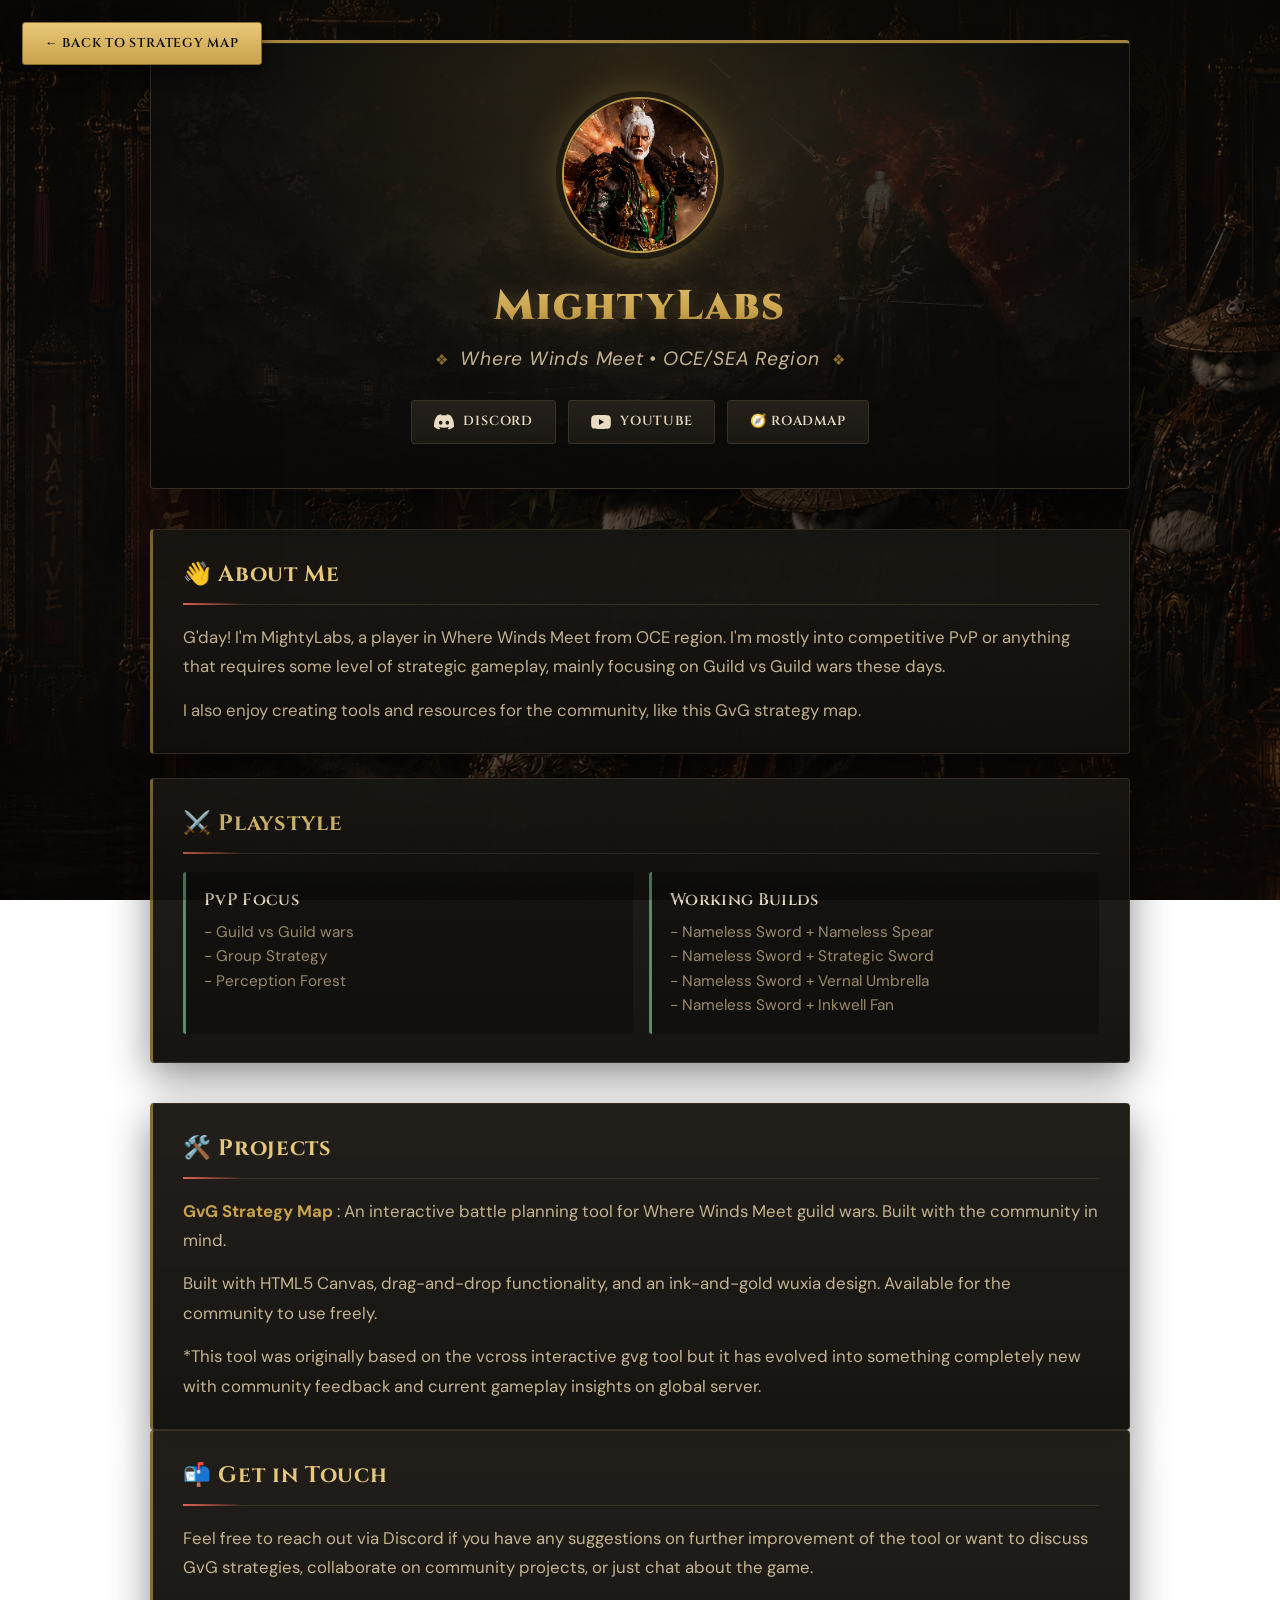
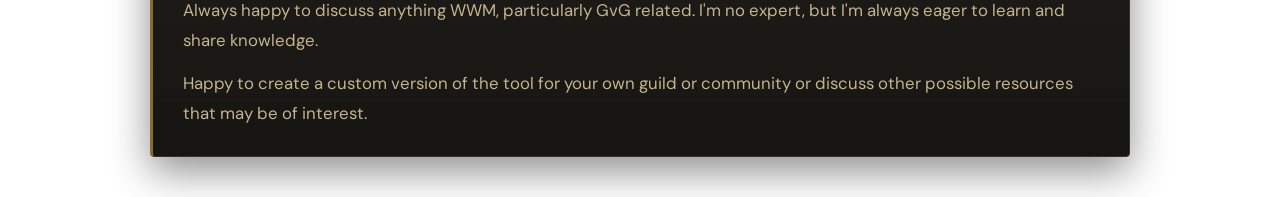
<file: about.html>
<!DOCTYPE html>
<html lang="en">
<head>
    <meta charset="UTF-8">
    <meta name="viewport" content="width=device-width, initial-scale=1.0">
    <link rel="icon" type="image/png" href="images/guild_logo.png">
    <title>About MightyLabs - Where Winds Meet</title>
    <link rel="stylesheet" href="styles.css">
    <style>
        /* About Page — Ink & Cinder wuxia theme */
        .about-page { min-height: 100vh; padding: 40px 20px; }
        .about-container { max-width: 980px; margin: 0 auto; }

        .about-header {
            position: relative;
            text-align: center;
            padding: 54px 40px 44px;
            margin-bottom: 40px;
            background:
                linear-gradient(180deg, rgba(20,18,16,0.78), rgba(11,10,8,0.88)),
                url('images/gm_banner.png') center/cover no-repeat;
            border: 1px solid var(--ink-line);
            border-top: 3px solid var(--gold);
            border-radius: 4px;
            box-shadow: 0 22px 60px rgba(0,0,0,0.6), inset 0 1px 0 rgba(232,200,120,0.10);
            overflow: hidden;
        }
        .about-header::before {
            content: '';
            position: absolute; inset: 0;
            background: radial-gradient(ellipse at 50% 0%, rgba(201,162,75,0.18), transparent 60%);
            z-index: 0;
        }
        .about-header > * { position: relative; z-index: 1; }

        .profile-avatar {
            width: 156px; height: 156px;
            margin: 0 auto 22px;
            border-radius: 50%;
            overflow: hidden;
            border: 2px solid var(--gold);
            box-shadow: 0 0 0 6px rgba(11,10,8,0.6), 0 0 40px rgba(201,162,75,0.45);
        }
        .profile-avatar img { width: 100%; height: 100%; object-fit: cover; }

        .about-name {
            font-family: var(--font-display);
            font-size: 2.6rem;
            font-weight: 900;
            letter-spacing: 0.05em;
            color: transparent;
            background: linear-gradient(180deg, var(--gold-bright), var(--gold) 60%, var(--gold-deep));
            -webkit-background-clip: text; background-clip: text;
            margin-bottom: 8px;
            text-shadow: 0 2px 18px rgba(201,162,75,0.3);
        }
        .about-tagline {
            font-family: var(--font-body);
            font-style: italic;
            font-size: 1.2rem;
            color: var(--silk-dim);
            letter-spacing: 0.04em;
            margin-bottom: 26px;
        }
        .about-tagline::before, .about-tagline::after {
            content: '❖'; color: var(--gold-deep); margin: 0 12px; font-style: normal; font-size: 0.8em;
        }

        .social-links { display: flex; gap: 12px; justify-content: center; flex-wrap: wrap; }
        .social-btn {
            display: inline-flex; align-items: center; gap: 9px;
            padding: 11px 22px;
            font-family: var(--font-display);
            font-size: 0.82rem; font-weight: 600;
            letter-spacing: 0.06em; text-transform: uppercase;
            text-decoration: none;
            color: var(--silk);
            background: linear-gradient(180deg, var(--ink-raised), var(--ink-panel));
            border: 1px solid var(--ink-line);
            border-radius: 3px;
            transition: all .2s;
        }
        .social-btn:hover {
            color: var(--gold-bright); border-color: var(--gold);
            transform: translateY(-2px);
            box-shadow: 0 8px 20px rgba(0,0,0,0.5);
        }
        .social-btn svg { fill: currentColor; }
        .social-btn.youtube:hover { color: var(--vermilion-br); border-color: var(--vermilion); }

        .about-content { display: grid; gap: 24px; margin-bottom: 40px; }
        .about-section {
            background: linear-gradient(180deg, rgba(27,24,20,0.97), rgba(18,16,13,0.98));
            border: 1px solid var(--ink-line);
            border-left: 3px solid var(--gold-deep);
            border-radius: 4px;
            padding: 28px 30px;
            box-shadow: 0 14px 40px rgba(0,0,0,0.45);
        }
        .section-title {
            font-family: var(--font-display);
            font-size: 1.4rem; font-weight: 700;
            letter-spacing: 0.03em;
            color: var(--gold-bright);
            margin-bottom: 18px;
            padding-bottom: 12px;
            border-bottom: 1px solid var(--ink-line);
            position: relative;
        }
        .section-title::after {
            content: ''; position: absolute; left: 0; bottom: -1px;
            width: 60px; height: 2px;
            background: linear-gradient(90deg, var(--vermilion-br), transparent);
        }
        .description-text { color: var(--silk-dim); line-height: 1.75; font-size: 1.05rem; margin-bottom: 14px; }
        .description-text:last-child { margin-bottom: 0; }
        .description-text strong { color: var(--gold); }

        .skills-grid {
            display: grid;
            grid-template-columns: repeat(auto-fit, minmax(240px, 1fr));
            gap: 16px; margin-top: 18px;
        }
        .skill-item {
            background: rgba(11,10,8,0.5);
            border-left: 3px solid var(--jade);
            padding: 16px 18px;
            border-radius: 3px;
            transition: all .2s;
        }
        .skill-item:hover { border-left-color: var(--jade-bright); transform: translateX(3px); }
        .skill-title {
            font-family: var(--font-display);
            font-weight: 600; font-size: 1.05rem;
            color: var(--silk); margin-bottom: 7px;
            letter-spacing: 0.02em;
        }
        .skill-desc { color: var(--silk-faint); font-size: 0.96rem; line-height: 1.6; }

        .back-button {
            position: fixed; top: 22px; left: 22px;
            padding: 12px 22px;
            font-family: var(--font-display);
            font-size: 0.8rem; font-weight: 600;
            letter-spacing: 0.06em; text-transform: uppercase;
            color: var(--ink-void);
            background: linear-gradient(180deg, var(--gold-bright), var(--gold));
            border: 1px solid var(--gold-deep);
            border-radius: 3px;
            cursor: pointer;
            box-shadow: 0 6px 18px rgba(0,0,0,0.5);
            transition: all .25s;
            z-index: 1000;
        }
        .back-button:hover { transform: translateY(-2px); box-shadow: 0 10px 24px rgba(201,162,75,0.4); }

        @media (max-width: 768px) {
            .profile-avatar { width: 124px; height: 124px; }
            .about-name { font-size: 2rem; }
            .skills-grid { grid-template-columns: 1fr; }
            .back-button { top: 12px; left: 12px; padding: 10px 16px; font-size: 0.72rem; }
        }
    </style>

</head>
<body class="about-page">
    <button class="back-button" onclick="window.location.href='index.html'">← Back to Strategy Map</button>

    <div class="about-container">
        <!-- Header -->
        <div class="about-header">
            <div class="profile-avatar">
                <img src="images/GM_DP.png" alt="MightyLabs">
            </div>
            <h1 class="about-name">MightyLabs</h1>
            <p class="about-tagline">Where Winds Meet • OCE/SEA Region</p>
            <div class="social-links">
                <a href="https://discordapp.com/users/91448874530504704" target="_blank" class="social-btn">
                    <svg width="20" height="20" viewBox="0 0 71 55" fill="none">
                        <g clip-path="url(#clip0)">
                            <path d="M60.1045 4.8978C55.5792 2.8214 50.7265 1.2916 45.6527 0.41542C45.5603 0.39851 45.468 0.440769 45.4204 0.525289C44.7963 1.6353 44.105 3.0834 43.6209 4.2216C38.1637 3.4046 32.7345 3.4046 27.3892 4.2216C26.905 3.0581 26.1886 1.6353 25.5617 0.525289C25.5141 0.443589 25.4218 0.40133 25.3294 0.41542C20.2584 1.2888 15.4057 2.8186 10.8776 4.8978C10.8384 4.9147 10.8048 4.9429 10.7825 4.9795C1.57795 18.7309 -0.943561 32.1443 0.293408 45.3914C0.299005 45.4562 0.335386 45.5182 0.385761 45.5576C6.45866 50.0174 12.3413 52.7249 18.1147 54.5195C18.2071 54.5477 18.305 54.5139 18.3638 54.4378C19.7295 52.5728 20.9469 50.6063 21.9907 48.5383C22.0523 48.4172 21.9935 48.2735 21.8676 48.2256C19.9366 47.4931 18.0979 46.6 16.3292 45.5858C16.1893 45.5041 16.1781 45.304 16.3068 45.2082C16.679 44.9293 17.0513 44.6391 17.4067 44.3461C17.471 44.2926 17.5606 44.2813 17.6362 44.3151C29.2558 49.6202 41.8354 49.6202 53.3179 44.3151C53.3935 44.2785 53.4831 44.2898 53.5502 44.3433C53.9057 44.6363 54.2779 44.9293 54.6529 45.2082C54.7816 45.304 54.7732 45.5041 54.6333 45.5858C52.8646 46.6197 51.0259 47.4931 49.0921 48.2228C48.9662 48.2707 48.9102 48.4172 48.9718 48.5383C50.038 50.6034 51.2554 52.5699 52.5959 54.435C52.6519 54.5139 52.7526 54.5477 52.845 54.5195C58.6464 52.7249 64.529 50.0174 70.6019 45.5576C70.6551 45.5182 70.6887 45.459 70.6943 45.3942C72.1747 30.0791 68.2147 16.7757 60.1968 4.9823C60.1772 4.9429 60.1437 4.9147 60.1045 4.8978ZM23.7259 37.3253C20.2276 37.3253 17.3451 34.1136 17.3451 30.1693C17.3451 26.225 20.1717 23.0133 23.7259 23.0133C27.308 23.0133 30.1626 26.2532 30.1066 30.1693C30.1066 34.1136 27.28 37.3253 23.7259 37.3253ZM47.3178 37.3253C43.8196 37.3253 40.9371 34.1136 40.9371 30.1693C40.9371 26.225 43.7636 23.0133 47.3178 23.0133C50.9 23.0133 53.7545 26.2532 53.6986 30.1693C53.6986 34.1136 50.9 37.3253 47.3178 37.3253Z" fill="currentColor"/>
                        </g>
                    </svg>
                    Discord
                </a>
                <a href="https://www.youtube.com/@mightylabs" target="_blank" class="social-btn youtube">
                    <svg width="20" height="14" viewBox="0 0 24 17" fill="none">
                        <path d="M23.498 2.665c-.276-1.039-1.089-1.858-2.122-2.136C19.505 0 12 0 12 0S4.495 0 2.624.529C1.591.807.778 1.626.502 2.665 0 4.548 0 8.5 0 8.5s0 3.952.502 5.835c.276 1.039 1.089 1.858 2.122 2.136C4.495 17 12 17 12 17s7.505 0 9.376-.529c1.033-.278 1.846-1.097 2.122-2.136C24 12.452 24 8.5 24 8.5s0-3.952-.502-5.835zM9.545 12.133V4.867L15.818 8.5l-6.273 3.633z" fill="currentColor"/>
                    </svg>
                    YouTube
                </a>
                <a href="roadmap.html" class="social-btn">
                    🧭 Roadmap
                </a>
            </div>
        </div>

        <div class="about-content">
            <!-- About Me -->
            <div class="about-section">
                <h2 class="section-title">👋 About Me</h2>
                <p class="description-text">G'day! I'm MightyLabs, a player in Where Winds Meet from OCE region. I'm mostly into competitive PvP or anything that requires some level of strategic gameplay, mainly focusing on Guild vs Guild wars these days.</p>
                <p class="description-text">I also enjoy creating tools and resources for the community, like this GvG strategy map.</p>
            </div>

            <!-- Playstyle -->
            <div class="about-section">
                <h2 class="section-title">⚔️ Playstyle</h2>
                <div class="skills-grid">
                    <div class="skill-item">
                        <div class="skill-title">PvP Focus</div>
                        <div class="skill-desc"> - Guild vs Guild wars</div>
                        <div class="skill-desc"> - Group Strategy </div>
                        <div class="skill-desc"> - Perception Forest </div>
                    </div>
                   <div class="skill-item">
                        <div class="skill-title">Working Builds</div>
                        <div class="skill-desc"> - Nameless Sword + Nameless Spear</div>
                        <div class="skill-desc"> - Nameless Sword + Strategic Sword</div>
                        <div class="skill-desc"> - Nameless Sword + Vernal Umbrella</div>
                        <div class="skill-desc"> - Nameless Sword + Inkwell Fan</div>
                    </div>
                    
                    </div>
                </div>
            </div>

            <!-- Projects -->
            <div class="about-section">
                <h2 class="section-title">🛠️ Projects</h2>
                <p class="description-text"><strong>GvG Strategy Map</strong> : An interactive battle planning tool for Where Winds Meet guild wars. Built with the community in mind.</p>
                <p class="description-text">Built with HTML5 Canvas, drag-and-drop functionality, and an ink-and-gold wuxia design. Available for the community to use freely.</p>
                <p class="description-text">*This tool was originally based on the vcross interactive gvg tool but it has evolved into something completely new with community feedback and current gameplay insights on global server.</p>
            </div>

            <!-- Get in Touch -->
            <div class="about-section">
                <h2 class="section-title">📬 Get in Touch</h2>
                <p class="description-text">Feel free to reach out via Discord if you have any suggestions on further improvement of the tool or want to discuss GvG strategies, collaborate on community projects, or just chat about the game.</p>
                <p class="description-text">Always happy to discuss anything WWM, particularly GvG related. I'm no expert, but I'm always eager to learn and share knowledge.</p>
                <p class="description-text">Happy to create a custom version of the tool for your own guild or community or discuss other possible resources that may be of interest.</p>
            </div>
        </div>
    </div>
</body>
</html>
</file>
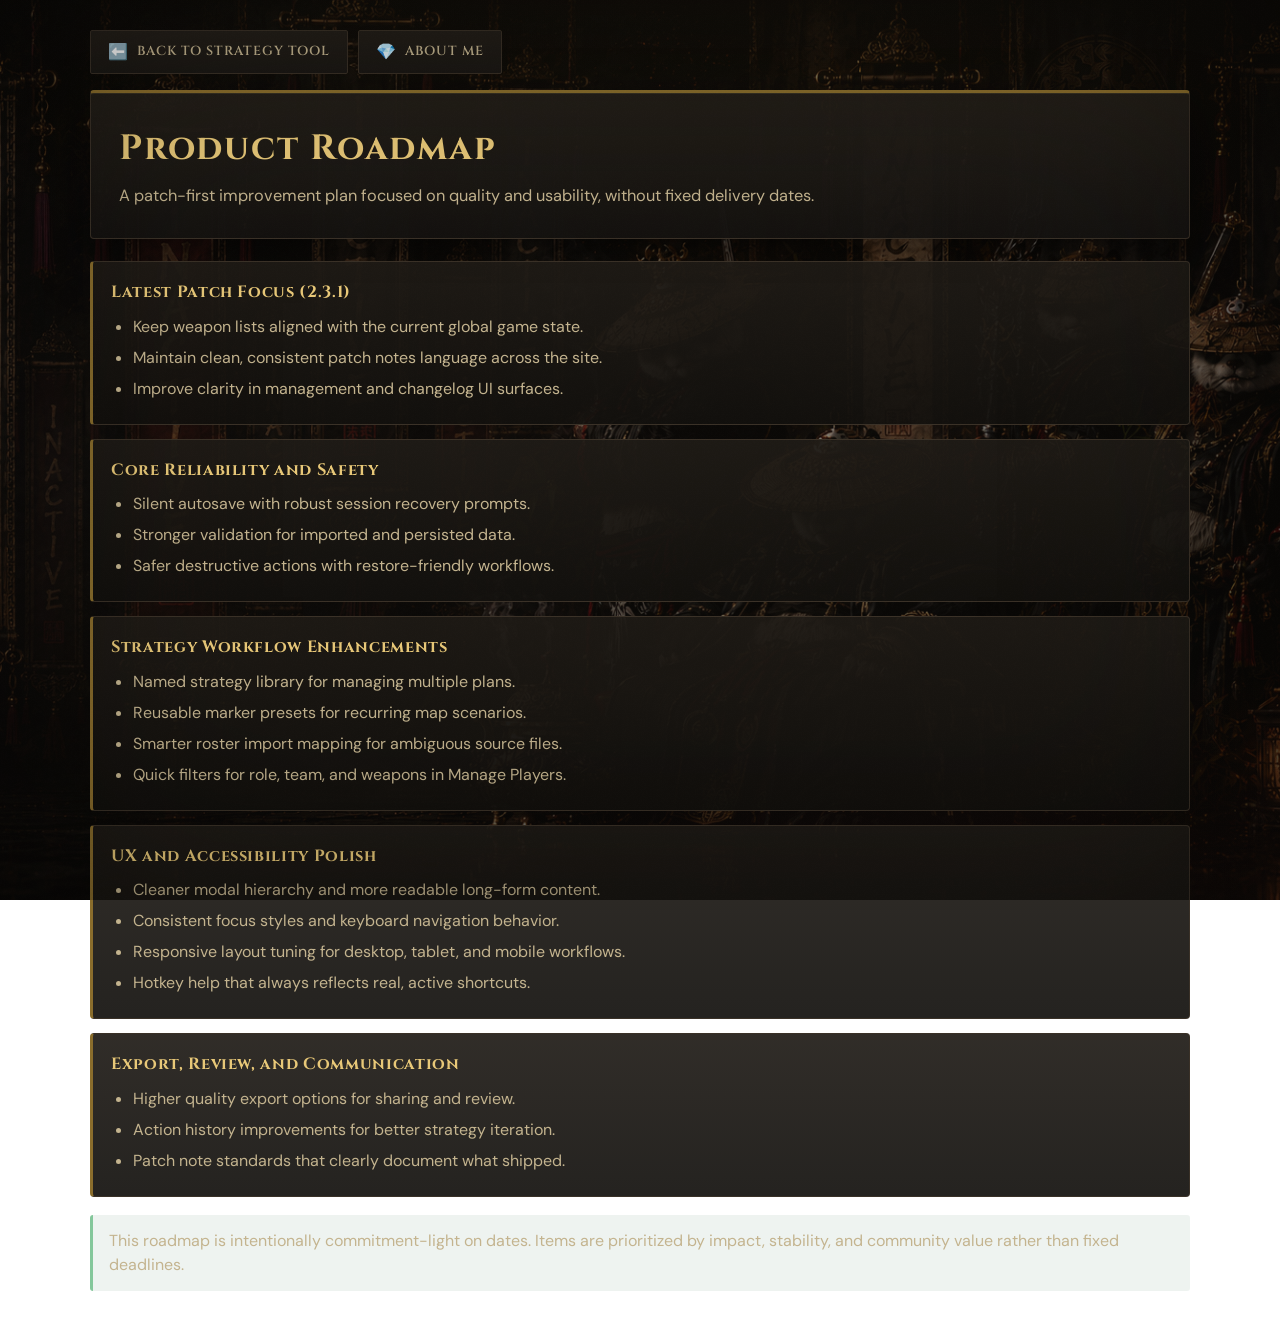
<file: roadmap.html>
<!DOCTYPE html>
<html lang="en">
<head>
    <meta charset="UTF-8">
    <meta name="viewport" content="width=device-width, initial-scale=1.0">
    <meta name="author" content="MightyLabs">
    <meta name="description" content="Product roadmap for the GvG Strategy Tool.">
    <link rel="icon" type="image/png" href="images/guild_logo.png">
    <title>Product Roadmap - GvG Strategy Tool</title>
    <link rel="stylesheet" href="styles.css">
    <style>
        .roadmap-page {
            min-height: 100vh;
            padding: 30px 20px 50px;
        }

        .roadmap-container {
            max-width: 1100px;
            margin: 0 auto;
        }

        .roadmap-header {
            padding: 30px 28px;
            margin-bottom: 22px;
            background: linear-gradient(180deg, rgba(36,31,25,0.95), rgba(20,18,16,0.96));
            border: 1px solid var(--ink-line);
            border-top: 3px solid var(--gold-deep);
            border-radius: 4px;
            box-shadow: 0 18px 50px rgba(0,0,0,0.55), inset 0 1px 0 rgba(232,200,120,0.10);
        }

        .roadmap-header h1 {
            font-family: var(--font-display);
            font-size: clamp(1.4rem, 3vw, 2.2rem);
            letter-spacing: 0.05em;
            color: var(--gold-bright);
            margin-bottom: 8px;
        }

        .roadmap-header p {
            font-size: 1.02rem;
            color: var(--silk-dim);
            margin: 0;
        }

        .roadmap-grid {
            display: grid;
            gap: 14px;
        }

        .roadmap-card {
            background: linear-gradient(180deg, rgba(31,27,22,0.92), rgba(18,16,13,0.92));
            border: 1px solid var(--ink-line);
            border-left: 3px solid var(--gold-deep);
            border-radius: 4px;
            padding: 18px 18px 16px;
        }

        .roadmap-card h2 {
            font-family: var(--font-display);
            font-size: 1.02rem;
            letter-spacing: 0.04em;
            color: var(--gold-bright);
            margin: 0 0 10px;
        }

        .roadmap-card p {
            margin: 0 0 10px;
            color: var(--silk);
        }

        .roadmap-card ul {
            margin: 0;
            padding-left: 22px;
            color: var(--silk-dim);
        }

        .roadmap-card li {
            margin-bottom: 7px;
        }

        .roadmap-nav {
            display: flex;
            gap: 10px;
            margin-bottom: 16px;
            flex-wrap: wrap;
        }

        .roadmap-note {
            margin-top: 18px;
            padding: 14px 16px;
            border-left: 3px solid var(--jade-bright);
            border-radius: 3px;
            background: rgba(92,138,107,0.10);
            color: var(--silk-dim);
        }
    </style>
</head>
<body>
    <div class="roadmap-page">
        <div class="roadmap-container">
            <div class="roadmap-nav">
                <a class="nav-btn" href="index.html">
                    <span class="nav-icon">⬅️</span>
                    <span class="nav-text">Back to Strategy Tool</span>
                </a>
                <a class="nav-btn" href="about.html">
                    <span class="nav-icon">💎</span>
                    <span class="nav-text">About Me</span>
                </a>
            </div>

            <section class="roadmap-header">
                <h1>Product Roadmap</h1>
                <p>A patch-first improvement plan focused on quality and usability, without fixed delivery dates.</p>
            </section>

            <section class="roadmap-grid">
                <article class="roadmap-card">
                    <h2>Latest Patch Focus (2.3.1)</h2>
                    <ul>
                        <li>Keep weapon lists aligned with the current global game state.</li>
                        <li>Maintain clean, consistent patch notes language across the site.</li>
                        <li>Improve clarity in management and changelog UI surfaces.</li>
                    </ul>
                </article>

                <article class="roadmap-card">
                    <h2>Core Reliability and Safety</h2>
                    <ul>
                        <li>Silent autosave with robust session recovery prompts.</li>
                        <li>Stronger validation for imported and persisted data.</li>
                        <li>Safer destructive actions with restore-friendly workflows.</li>
                    </ul>
                </article>

                <article class="roadmap-card">
                    <h2>Strategy Workflow Enhancements</h2>
                    <ul>
                        <li>Named strategy library for managing multiple plans.</li>
                        <li>Reusable marker presets for recurring map scenarios.</li>
                        <li>Smarter roster import mapping for ambiguous source files.</li>
                        <li>Quick filters for role, team, and weapons in Manage Players.</li>
                    </ul>
                </article>

                <article class="roadmap-card">
                    <h2>UX and Accessibility Polish</h2>
                    <ul>
                        <li>Cleaner modal hierarchy and more readable long-form content.</li>
                        <li>Consistent focus styles and keyboard navigation behavior.</li>
                        <li>Responsive layout tuning for desktop, tablet, and mobile workflows.</li>
                        <li>Hotkey help that always reflects real, active shortcuts.</li>
                    </ul>
                </article>

                <article class="roadmap-card">
                    <h2>Export, Review, and Communication</h2>
                    <ul>
                        <li>Higher quality export options for sharing and review.</li>
                        <li>Action history improvements for better strategy iteration.</li>
                        <li>Patch note standards that clearly document what shipped.</li>
                    </ul>
                </article>
            </section>

            <div class="roadmap-note">
                This roadmap is intentionally commitment-light on dates. Items are prioritized by impact, stability, and community value rather than fixed deadlines.
            </div>
        </div>
    </div>
</body>
</html>
</file>
<file: styles.css>
/* =====================================================================
   WHERE WINDS MEET — GvG STRATEGY
   "Ink & Cinder" — Wuxia ink-scroll / imperial dynasty theme
   Complete visual rebuild. All structural hooks preserved for app.js.
   ===================================================================== */

@import url('https://fonts.googleapis.com/css2?family=Cinzel:wght@400;500;600;700;900&family=Cormorant+Garamond:ital,wght@0,400;0,500;0,600;0,700;1,400;1,500&family=DM+Sans:wght@400;500;600;700&family=Ma+Shan+Zheng&display=swap');

:root {
    /* Ink & paper base */
    --ink-void:      #0b0a08;
    --ink-deep:      #141210;
    --ink-panel:     #1b1814;
    --ink-raised:    #241f19;
    --ink-line:      #3a3127;

    /* Parchment / silk */
    --silk:          #e9dcc3;
    --silk-dim:      #c4b48f;
    --silk-faint:    #9a8a6a;

    /* Imperial accents */
    --gold:          #c9a24b;
    --gold-bright:   #e8c878;
    --gold-deep:     #8a6d2c;
    --jade:          #5c8a6b;
    --jade-bright:   #84c79b;
    --vermilion:     #b6402e;
    --vermilion-br:  #e0654f;
    --cinnabar:      #d24b3a;

    /* Role colors (kept legible, reskinned to theme) */
    --role-tank:     #d98a3d;
    --role-dps:      #0078d4;
    --role-enemy:    #cf4b3a;
    --role-healer:   #6fb585;

    /* Functional */
    --danger:        #c0392b;
    --success:       #5c8a6b;

    --paper-grain: url("data:image/svg+xml,%3Csvg xmlns='http://www.w3.org/2000/svg' width='160' height='160'%3E%3Cfilter id='n'%3E%3CfeTurbulence type='fractalNoise' baseFrequency='0.9' numOctaves='2' stitchTiles='stitch'/%3E%3CfeColorMatrix type='saturate' values='0'/%3E%3C/filter%3E%3Crect width='100%25' height='100%25' filter='url(%23n)' opacity='0.04'/%3E%3C/svg%3E");

    --font-display: 'Cinzel', 'Ma Shan Zheng', serif;
    --font-brush:   'Ma Shan Zheng', 'Cinzel', serif;
    --font-body:    'DM Sans', 'Segoe UI', sans-serif;

    --edge: 2px;
}

* { margin: 0; padding: 0; box-sizing: border-box; }

html { scroll-behavior: smooth; }

body {
    font-family: var(--font-body);
    font-size: 16px;
    color: var(--silk);
    min-height: 100vh;
    background:
        radial-gradient(ellipse 120% 80% at 50% -10%, rgba(201,162,75,0.06), transparent 60%),
        radial-gradient(ellipse 90% 70% at 80% 110%, rgba(182,64,46,0.06), transparent 55%),
        linear-gradient(160deg, rgba(13,11,9,0.60) 0%, rgba(21,17,13,0.50) 45%, rgba(11,10,8,0.70) 100%),
        url('images/wallpaper.png') no-repeat center center fixed;
    background-size: cover, cover, cover, cover;
    background-attachment: fixed;
    position: relative;
    line-height: 1.5;
    -webkit-font-smoothing: antialiased;
}

/* Paper grain + faint seal-vignette over everything */
body::before {
    content: '';
    position: fixed;
    inset: 0;
    background-image: var(--paper-grain);
    background-size: 160px 160px;
    pointer-events: none;
    z-index: 9998;
    mix-blend-mode: overlay;
    opacity: 0.25;
}
body::after {
    content: '';
    position: fixed;
    inset: 0;
    pointer-events: none;
    z-index: 1;
    box-shadow: inset 0 0 220px 40px rgba(0,0,0,0.35);
}

::selection { background: rgba(201,162,75,0.35); color: #fff; }

/* Scrollbars */
::-webkit-scrollbar { width: 11px; height: 11px; }
::-webkit-scrollbar-track { background: var(--ink-deep); }
::-webkit-scrollbar-thumb {
    background: linear-gradient(var(--gold-deep), var(--ink-line));
    border-radius: 2px;
    border: 2px solid var(--ink-deep);
}
::-webkit-scrollbar-thumb:hover { background: var(--gold); }

/* =====================================================================
   LAYOUT SHELL
   ===================================================================== */
.container {
    position: relative;
    z-index: 2;
    max-width: 1880px;
    margin: 0 auto;
    padding: 22px 26px 40px;
}

/* ----- HEADER : horizontal hanging-scroll banner ----- */
header {
    position: relative;
    text-align: center;
    padding: 18px 26px 16px;
    margin-bottom: 18px;
    background:
        linear-gradient(180deg, rgba(36,31,25,0.91), rgba(20,18,16,0.93));
    border: 1px solid var(--ink-line);
    border-top: 3px solid var(--gold-deep);
    border-radius: 4px;
    box-shadow:
        0 18px 50px rgba(0,0,0,0.55),
        inset 0 1px 0 rgba(232,200,120,0.10);
    backdrop-filter: blur(5px);
}
/* corner seal flourishes */
header::before,
header::after {
    content: '';
    position: absolute;
    width: 26px; height: 26px;
    border: 2px solid var(--gold);
    opacity: 0.55;
}
header::before { top: 10px; left: 10px; border-right: none; border-bottom: none; }
header::after  { bottom: 10px; right: 10px; border-left: none; border-top: none; }

header h1 {
    font-family: var(--font-display);
    font-weight: 900;
    font-size: clamp(1.5rem, 3.2vw, 2.5rem);
    letter-spacing: 0.06em;
    color: transparent;
    background: linear-gradient(180deg, var(--gold-bright) 0%, var(--gold) 55%, var(--gold-deep) 100%);
    -webkit-background-clip: text;
    background-clip: text;
    text-shadow: 0 2px 14px rgba(201,162,75,0.25);
}

header img[alt="WWM Logo"] {
    filter: drop-shadow(0 4px 16px rgba(201,162,75,0.55)) !important;
}

.subtitle {
    font-family: var(--font-body);
    font-style: italic;
    font-size: 1.08rem;
    color: var(--silk-dim);
    letter-spacing: 0.04em;
    margin-top: 4px;
}
.subtitle::before, .subtitle::after {
    content: '❖';
    color: var(--gold-deep);
    margin: 0 12px;
    font-style: normal;
    font-size: 0.8em;
    vertical-align: middle;
}

.mightylabs-link {
    color: var(--vermilion-br);
    text-decoration: none;
    font-weight: 600;
    font-style: normal;
    letter-spacing: 0.08em;
    border-bottom: 1px dotted rgba(224,101,79,0.5);
    transition: color .2s, border-color .2s;
}
.mightylabs-link:hover { color: var(--gold-bright); border-color: var(--gold); }

/* ----- NAVIGATION : engraved tablet buttons ----- */
.header-nav {
    display: flex;
    flex-wrap: wrap;
    justify-content: center;
    gap: 10px;
    margin-top: 20px;
}

.nav-btn {
    position: relative;
    display: inline-flex;
    align-items: center;
    gap: 8px;
    padding: 9px 17px;
    font-family: var(--font-display);
    font-size: 0.82rem;
    font-weight: 600;
    letter-spacing: 0.07em;
    text-transform: uppercase;
    color: var(--silk-dim);
    background: linear-gradient(180deg, var(--ink-raised), var(--ink-panel));
    border: 1px solid var(--ink-line);
    border-radius: 2px;
    cursor: pointer;
    text-decoration: none;
    transition: all .22s ease;
}
.nav-btn::after {
    content: '';
    position: absolute;
    left: 8px; right: 8px; bottom: 4px;
    height: 1px;
    background: linear-gradient(90deg, transparent, var(--gold-deep), transparent);
    opacity: 0;
    transition: opacity .22s;
}
.nav-btn:hover {
    color: var(--gold-bright);
    border-color: var(--gold);
    background: linear-gradient(180deg, #2c2820, #211d18);
    transform: translateY(-2px);
    box-shadow: 0 8px 18px rgba(0,0,0,0.5), 0 0 0 1px rgba(201,162,75,0.15);
}
.nav-btn:hover::after { opacity: 1; }
.nav-icon { font-size: 1rem; filter: saturate(0.85); }
.nav-text { white-space: nowrap; }

.nav-import-wrapper { position: relative; }

.import-dropdown {
    position: absolute;
    top: calc(100% + 8px);
    left: 50%;
    transform: translateX(-50%) translateY(-6px);
    min-width: 290px;
    background: linear-gradient(180deg, var(--ink-raised), var(--ink-panel));
    border: 1px solid var(--gold-deep);
    border-radius: 4px;
    padding: 8px;
    box-shadow: 0 22px 50px rgba(0,0,0,0.7);
    opacity: 0;
    visibility: hidden;
    transition: all .22s ease;
    z-index: 500;
}
.import-dropdown.show {
    opacity: 1; visibility: visible;
    transform: translateX(-50%) translateY(0);
}
.import-option-btn {
    display: flex;
    flex-direction: column;
    align-items: flex-start;
    width: 100%;
    gap: 3px;
    padding: 11px 13px;
    background: transparent;
    border: 1px solid transparent;
    border-radius: 3px;
    color: var(--silk);
    font-family: var(--font-body);
    font-size: 1rem;
    text-align: left;
    cursor: pointer;
    transition: all .18s;
}
.import-option-btn:hover {
    background: rgba(201,162,75,0.10);
    border-color: var(--ink-line);
}
.import-option-btn small {
    color: var(--silk-faint);
    font-size: 0.82rem;
    font-style: italic;
}

/* =====================================================================
   MAIN CONTENT GRID  (panel reordered: roster on right, map on left)
   ===================================================================== */
.main-content {
    display: grid;
    grid-template-columns: 1fr 380px;
    gap: 22px;
    align-items: stretch;
}

/* Shared panel chrome — aged silk scroll */
.member-panel,
.map-panel {
    background:
        linear-gradient(180deg, rgba(27,24,20,0.92), rgba(18,16,13,0.94));
    border: 1px solid var(--ink-line);
    border-radius: 4px;
    box-shadow: 0 16px 44px rgba(0,0,0,0.5), inset 0 1px 0 rgba(232,200,120,0.06);
    position: relative;
}
.member-panel { backdrop-filter: blur(5px); }
.member-panel {
    order: 2;
    display: flex;
    flex-direction: column;
    align-self: stretch;
    height: 0;
    min-height: 100%;
    overflow: hidden;
}
.map-panel    { order: 1; padding: 18px 20px 16px; display: flex; flex-direction: column; }

.panel-content { padding: 18px 18px 22px; display: flex; flex-direction: column; flex: 1; min-height: 0; }

/* Section headings — brush-stroke underline */
.member-panel h2,
.map-panel h2 {
    font-family: var(--font-display);
    font-weight: 700;
    font-size: 1.18rem;
    letter-spacing: 0.05em;
    color: var(--gold-bright);
    display: flex;
    align-items: center;
    gap: 10px;
    padding-bottom: 12px;
    margin-bottom: 0;
    border-bottom: none;
    position: relative;
}

.map-header-wrapper {
    border-bottom: 0px solid var(--ink-line);
    margin-bottom: 16px;
    position: relative;
}

.map-header-wrapper::after {
    content: '';
    position: absolute;
    left: 0; bottom: -1px;
    width: 70%; height: 2px;
    background: linear-gradient(90deg, var(--vermilion-br), transparent);
}

.member-panel h2::after,
.map-panel h2::after {
    content: '';
    position: absolute;
    left: 0; bottom: -1px;
    width: 64px; height: 2px;
    background: linear-gradient(90deg, var(--vermilion-br), transparent);
}

.map-panel h2::after {
    display: none;
}

.map-panel h2 .map-credit {
    margin-left: auto;
    display: flex;
    align-items: center;
    font-family: var(--font-display);
    font-size: 1.18rem;
    font-weight: 700;
    color: var(--silk-dim);
    gap: 6px;
}
.map-panel h2 .map-credit a {
    color: var(--vermilion-br);
    text-decoration: none;
}

#playerCount, #placedCount {
    font-family: var(--font-body);
    font-size: 0.95rem;
    font-weight: 500;
    font-style: italic;
    color: var(--silk-faint);
    letter-spacing: 0.02em;
}

/* Hide the removed Battle Map placed count */
#placedCount {
    display: none;
}

.manage-players-btn {
    margin-left: auto;
    width: 34px; height: 34px;
    display: grid; place-items: center;
    background: linear-gradient(180deg, var(--ink-raised), var(--ink-panel));
    border: 1px solid var(--ink-line);
    border-radius: 3px;
    color: var(--gold);
    font-size: 1rem;
    cursor: pointer;
    transition: all .2s;
}
.manage-players-btn:hover {
    border-color: var(--gold);
    transform: rotate(35deg);
    box-shadow: 0 0 14px rgba(201,162,75,0.3);
}

/* Search */
.search-box { margin-bottom: 14px; }
.search-box input {
    width: 100%;
    padding: 11px 14px;
    font-family: var(--font-body);
    font-size: 1.02rem;
    color: var(--silk);
    background: var(--ink-void);
    border: 1px solid var(--ink-line);
    border-radius: 3px;
    transition: all .2s;
}
.search-box input::placeholder { color: var(--silk-faint); font-style: italic; }
.search-box input:focus {
    outline: none;
    border-color: var(--gold);
    box-shadow: 0 0 0 1px rgba(201,162,75,0.3), inset 0 0 12px rgba(0,0,0,0.4);
}

/* View toggle */
.view-toggle {
    display: flex;
    gap: 6px;
    margin-bottom: 12px;
    background: var(--ink-void);
    padding: 4px;
    border-radius: 3px;
    border: 1px solid var(--ink-line);
}
.view-toggle-btn {
    flex: 1;
    padding: 9px 8px;
    font-family: var(--font-display);
    font-size: 0.72rem;
    font-weight: 600;
    letter-spacing: 0.04em;
    text-transform: uppercase;
    color: var(--silk-faint);
    background: transparent;
    border: none;
    border-radius: 2px;
    cursor: pointer;
    transition: all .2s;
}
.view-toggle-btn.active {
    color: var(--ink-void);
    background: linear-gradient(180deg, var(--gold-bright), var(--gold));
    box-shadow: 0 2px 8px rgba(201,162,75,0.3);
}
.view-toggle-btn:not(.active):hover { color: var(--silk); }

/* Role filters */
.role-filters {
    display: flex;
    flex-wrap: wrap;
    gap: 6px;
    margin-bottom: 16px;
}
.role-filter-btn {
    flex: 1 1 auto;
    padding: 7px 12px;
    font-family: var(--font-display);
    font-size: 0.72rem;
    font-weight: 600;
    letter-spacing: 0.05em;
    text-transform: uppercase;
    color: var(--silk-dim);
    background: linear-gradient(180deg, var(--ink-raised), var(--ink-panel));
    border: 1px solid var(--ink-line);
    border-radius: 2px;
    cursor: pointer;
    transition: all .2s;
}
.role-filter-btn:hover { border-color: var(--gold-deep); color: var(--silk); }
.role-filter-btn.active {
    color: var(--ink-void);
    background: linear-gradient(180deg, var(--gold-bright), var(--gold));
    border-color: var(--gold);
}

/* Member list scroll area */
.member-list {
    flex: 1;
    min-height: 240px;
    overflow-y: auto;
    padding-right: 4px;
}

/* Team groups — folded scrolls */
.team-group { margin-bottom: 12px; }
.team-group-header {
    display: flex;
    align-items: center;
    justify-content: space-between;
    padding: 10px 13px;
    background: linear-gradient(180deg, #2a251d, #201c16);
    border: 1px solid var(--ink-line);
    border-left: 3px solid var(--gold-deep);
    border-radius: 3px;
    cursor: pointer;
    transition: all .2s;
}
.team-group-header:hover { border-left-color: var(--gold); background: linear-gradient(180deg, #322c22, #25201a); }
.team-name-wrapper { display: flex; align-items: center; gap: 8px; }
.toggle-icon { color: var(--gold); font-size: 0.7rem; transition: transform .25s; }
.team-group.collapsed .toggle-icon { transform: rotate(-90deg); }
.team-name {
    font-family: var(--font-display);
    font-size: 0.84rem;
    font-weight: 600;
    letter-spacing: 0.05em;
    color: var(--silk);
    text-transform: uppercase;
}
.team-count {
    font-family: var(--font-display);
    font-size: 0.74rem;
    color: var(--gold-bright);
    background: var(--ink-void);
    padding: 2px 9px;
    border-radius: 10px;
    border: 1px solid var(--gold-deep);
}
.rename-team-btn {
    background: none; border: none;
    color: var(--silk-faint);
    cursor: pointer; font-size: 0.85rem;
    padding: 2px 6px;
    transition: color .2s;
}
.rename-team-btn:hover { color: var(--gold); }

.team-group-players {
    margin-top: 8px;
    display: flex;
    flex-direction: column;
    gap: 7px;
    overflow: hidden;
    max-height: 4000px;
    transition: max-height .3s ease, opacity .25s, margin .25s;
}
.team-group.collapsed .team-group-players {
    max-height: 0;
    opacity: 0;
    margin-top: 0;
}

/* Member cards — jade name-plaques */
.member-item {
    display: flex;
    align-items: center;
    justify-content: space-between;
    gap: 10px;
    padding: 11px 13px;
    background: linear-gradient(135deg, rgba(36,31,25,0.9), rgba(22,19,15,0.92));
    border: 1px solid var(--ink-line);
    border-radius: 3px;
    cursor: grab;
    transition: all .18s ease;
    position: relative;
    overflow: hidden;
}
.member-item::before {
    content: '';
    position: absolute;
    left: 0; top: 0; bottom: 0;
    width: 3px;
    background: var(--gold-deep);
    opacity: 0.6;
    transition: opacity .2s;
}
.member-item:hover {
    border-color: var(--gold-deep);
    transform: translateX(4px);
    box-shadow: -3px 4px 16px rgba(0,0,0,0.4);
}
.member-item:hover::before { opacity: 1; background: var(--gold); }
.member-item.dragging { opacity: 0.45; cursor: grabbing; }

.member-info { min-width: 0; }
.member-name {
    font-family: var(--font-display);
    font-size: 0.96rem;
    font-weight: 600;
    color: var(--silk);
    letter-spacing: 0.02em;
    white-space: nowrap;
    overflow: hidden;
    text-overflow: ellipsis;
}
.member-team {
    font-size: 0.82rem;
    font-style: italic;
    color: var(--silk-faint);
    margin-top: 1px;
}
.member-weapons {
    display: flex;
    flex-direction: column;
    gap: 1px;
    margin-top: 5px;
}
.weapon-item {
    font-size: 0.74rem;
    color: var(--jade-bright);
    opacity: 0.78;
    white-space: nowrap;
    overflow: hidden;
    text-overflow: ellipsis;
}

/* Role badges — seal stamps */
.role-badge,
.role-badge-small {
    flex-shrink: 0;
    font-family: var(--font-display);
    font-weight: 700;
    font-size: 0.66rem;
    letter-spacing: 0.06em;
    text-transform: uppercase;
    padding: 5px 9px;
    border-radius: 2px;
    color: var(--ink-void);
    border: 1px solid rgba(0,0,0,0.4);
    box-shadow: inset 0 1px 0 rgba(255,255,255,0.25);
}
.role-badge.Tank,   .role-badge-small.role-Tank   { background: var(--role-tank); }
.role-badge.DPS,    .role-badge-small.role-DPS     { background: var(--role-dps); color:#000; }
.role-badge.Enemy,  .role-badge-small.role-Enemy   { background: var(--role-enemy); color:#000; }
.role-badge.Healer, .role-badge-small.role-Healer  { background: var(--role-healer); }

.no-players {
    text-align: center;
    color: var(--silk-faint);
    font-style: italic;
    padding: 40px 16px;
}

/* =====================================================================
   BATTLE MAP
   ===================================================================== */
.map-area {
    flex: 1;
    position: relative;
    overflow: hidden;
    width: 100%;
    aspect-ratio: 1430 / 1100;
    max-height: 78vh;
    margin: 0 auto;
    background-color: var(--ink-void);
    background-image: url('images/map.png');
    background-size: contain;
    background-position: center center;
    background-repeat: no-repeat;
    border: 1px solid var(--gold-deep);
    border-radius: 3px;
    cursor: grab;
    box-shadow:
        inset 0 0 0 1px rgba(0,0,0,0.6),
        0 0 0 4px var(--ink-void),
        0 0 0 5px var(--ink-line);
    transform-origin: 0 0;
    transition: transform .16s ease;
}
.map-area.panning { cursor: grabbing; transition: none; }
.map-viewport {
    position: relative;
    flex: 1;
    min-height: 0;
    overflow: hidden;
    width: 100%;
    aspect-ratio: 1430 / 1100;
    touch-action: none;
}
.map-viewport .map-area {
    width: 100%;
    height: 100%;
    aspect-ratio: auto;
}
.map-zoom-controls {
    position: absolute;
    top: 10px;
    right: 10px;
    z-index: 1100;
    display: flex;
    align-items: center;
    gap: 5px;
    margin: 0;
    padding: 4px;
    border: 1px solid rgba(201,162,75,0.45);
    border-radius: 4px;
    background: rgba(11,10,8,0.78);
    box-shadow: 0 4px 12px rgba(0,0,0,0.45);
    backdrop-filter: blur(3px);
}
.marker-radial-menu[hidden] { display: none; }
.marker-radial-menu {
    position: absolute;
    z-index: 1200;
    width: 320px;
    height: 320px;
    visibility: hidden;
    opacity: 0;
    pointer-events: none;
    transform: translate(-50%, -50%) scale(0.82);
    transition: opacity .16s ease, transform .22s cubic-bezier(.2,.8,.2,1), visibility .22s;
}
.marker-radial-menu.is-open {
    visibility: visible;
    opacity: 1;
    pointer-events: auto;
    transform: translate(-50%, -50%) scale(1);
}
.radial-wheel-ring {
    position: absolute;
    inset: 18px;
    border: 1px solid rgba(232,200,120,0.55);
    border-radius: 50%;
    background: radial-gradient(circle, rgba(16,14,12,0.92) 0 28%, rgba(19,16,13,0.78) 29% 100%);
    box-shadow: 0 12px 40px rgba(0,0,0,0.6), inset 0 0 28px rgba(201,162,75,0.10);
    backdrop-filter: blur(5px);
}
.radial-wheel-ring::before {
    content: '';
    position: absolute;
    inset: 15px;
    border: 1px dashed rgba(232,200,120,0.25);
    border-radius: 50%;
}
.radial-wheel-level { position: absolute; inset: 0; }
.radial-wheel-level[hidden] { display: none; }
.radial-wheel-item {
    position: absolute;
    display: grid;
    place-items: center;
    width: 58px;
    height: 58px;
    padding: 0;
    border: 1px solid rgba(201,162,75,0.72);
    border-radius: 50%;
    background: linear-gradient(145deg, rgba(43,36,26,0.98), rgba(17,15,12,0.98));
    color: var(--silk);
    box-shadow: 0 5px 16px rgba(0,0,0,0.55), inset 0 1px 0 rgba(255,255,255,0.10);
    cursor: pointer;
    opacity: 0;
    transform: translate(-50%, -50%) scale(0.55);
    transition: transform .2s cubic-bezier(.2,.8,.2,1), opacity .14s ease, border-color .16s ease, box-shadow .16s ease;
}
.marker-radial-menu.is-open .radial-wheel-item {
    opacity: 1;
    transform: translate(-50%, -50%) scale(1);
    transition-delay: var(--item-delay, 0ms);
}
.marker-radial-menu.is-open .radial-wheel-item:hover,
.marker-radial-menu.is-open .radial-wheel-item:focus-visible {
    z-index: 2;
    border-color: var(--gold-bright);
    box-shadow: 0 0 0 3px rgba(232,200,120,0.18), 0 8px 22px rgba(0,0,0,0.65);
    transform: translate(-50%, -50%) scale(1.13);
    outline: none;
}
.radial-wheel-icon { font-size: 1.35rem; line-height: 1; }
.radial-wheel-image { width: 29px; height: 29px; object-fit: contain; filter: drop-shadow(0 2px 3px rgba(0,0,0,0.5)); }
.radial-wheel-center {
    position: absolute;
    top: 50%;
    left: 50%;
    display: flex;
    width: 88px;
    height: 88px;
    flex-direction: column;
    align-items: center;
    justify-content: center;
    gap: 5px;
    padding: 8px;
    border: 1px solid rgba(232,200,120,0.68);
    border-radius: 50%;
    background: radial-gradient(circle at 35% 25%, #322819, #100e0b 76%);
    color: var(--gold-bright);
    box-shadow: 0 0 24px rgba(201,162,75,0.18), inset 0 0 0 3px rgba(201,162,75,0.07);
    cursor: pointer;
    transform: translate(-50%, -50%);
}
.radial-wheel-title {
    max-width: 72px;
    font-family: var(--font-display);
    font-size: 0.58rem;
    font-weight: 700;
    line-height: 1.2;
    text-align: center;
    overflow-wrap: anywhere;
}
.radial-wheel-center:hover,
.radial-wheel-center:focus-visible { border-color: var(--gold-bright); outline: none; }
.zoom-btn,
.zoom-reset-btn {
    height: 30px;
    border: 1px solid var(--gold-deep);
    border-radius: 3px;
    background: var(--ink-panel);
    color: var(--silk);
    cursor: pointer;
    font-family: var(--font-display);
}
.zoom-btn { width: 30px; font-size: 1.15rem; line-height: 1; }
.zoom-reset-btn { padding: 0 8px; font-size: .72rem; }
.zoom-btn:hover,
.zoom-reset-btn:hover { border-color: var(--gold-bright); color: var(--gold-bright); }
.map-controls-divider { width: 1px; height: 22px; margin: 0 1px; background: var(--ink-line); }
.map-clear-btn { border-color: rgba(207,75,58,0.65); color: var(--vermilion-br); }
.map-clear-btn:hover { border-color: var(--vermilion-br); color: var(--vermilion-br); }
.zoom-btn:disabled {
    opacity: .35;
    cursor: not-allowed;
    border-color: var(--ink-line);
}
.zoom-btn:disabled:hover { border-color: var(--ink-line); color: var(--silk); }
.zoom-level {
    min-width: 42px;
    color: var(--gold-bright);
    font-family: var(--font-display);
    font-size: .72rem;
    text-align: center;
}
@media (max-width: 600px) {
    .map-zoom-controls { top: 6px; right: 6px; }
    .zoom-reset-btn {
        width: 30px;
        padding: 0;
        font-size: 0;
    }
    .zoom-reset-btn::before {
        content: '↺';
        font-size: 1rem;
    }
}
.map-area.placing-mode { cursor: crosshair; }
.map-area.drawing-mode { cursor: crosshair; }
.map-area.zoomed { cursor: grab; }
.map-area.zoomed.placing-mode,
.map-area.zoomed.drawing-mode { cursor: crosshair; }
.map-area.drag-over {
    box-shadow:
        inset 0 0 0 2px var(--gold),
        inset 0 0 90px rgba(201,162,75,0.18),
        0 0 0 4px var(--ink-void),
        0 0 0 5px var(--gold-deep);
}

.timer-overlay {
    position: absolute;
    top: 8px;
    left: 8px;
    width: auto;
    max-width: 120px;
    height: auto;
    max-height: 120px;
    z-index: 90;
    pointer-events: none;
    filter: drop-shadow(0 2px 6px rgba(0,0,0,0.6));
}

.drawing-canvas {
    position: absolute;
    inset: 0;
    width: 100%; height: 100%;
    z-index: 100;
    pointer-events: none;
}
.drawing-canvas.active { pointer-events: all; z-index: 1000; }

.map-placeholder {
    position: absolute;
    top: 50%; left: 50%;
    transform: translate(-50%, -50%);
    text-align: center;
    pointer-events: none;
    z-index: 2;
}
.map-placeholder .instruction {
    font-family: var(--font-body);
    font-size: 1.15rem;
    font-style: italic;
    color: var(--silk-dim);
    background: rgba(11,10,8,0.72);
    padding: 14px 26px;
    border: 1px solid var(--gold-deep);
    border-radius: 3px;
    letter-spacing: 0.03em;
    backdrop-filter: blur(3px);
}
.placeholder-close {
    position: absolute;
    top: -9px;
    right: -9px;
    width: 24px;
    height: 24px;
    display: grid;
    place-items: center;
    padding: 0;
    border: 1px solid var(--gold-deep);
    border-radius: 50%;
    background: var(--ink-panel);
    color: var(--silk);
    font-size: 1rem;
    line-height: 1;
    cursor: pointer;
    pointer-events: auto;
}
.placeholder-close:hover {
    border-color: var(--gold-bright);
    color: var(--gold-bright);
}

/* ---------- MARKERS (positioning logic untouched by app.js) ---------- */

/* Individual member marker */
.member-marker {
    position: absolute;
    width: 16px; height: 16px;
    z-index: 20;
    cursor: grab;
    background: transparent;
    transform: scale(var(--player-marker-scale, 1));
    transform-origin: center center;
}
.member-marker .member-name {
    position: absolute;
    top: -22px; left: 50%;
    transform: translateX(-50%);
    white-space: nowrap;
    font-family: var(--font-display);
    font-size: 0.66rem;
    font-weight: 600;
    letter-spacing: 0.03em;
    color: var(--silk);
    background: rgba(11,10,8,0.85);
    padding: 2px 7px;
    border-radius: 2px;
    border: 1px solid var(--ink-line);
    pointer-events: auto;
    cursor: grab;
    user-select: none;
}
/* the dot itself, colored per role */
.member-marker::after {
    content: '';
    position: absolute;
    inset: 0;
    border-radius: 50%;
    border: 2px solid rgba(11,10,8,0.85);
    box-shadow: 0 2px 6px rgba(0,0,0,0.6), 0 0 0 1px rgba(255,255,255,0.15);
}
.member-marker.role-Tank::after   { background: var(--role-tank); }
.member-marker.role-DPS::after    { background: var(--role-dps); }
.member-marker.role-Enemy::after  { background: var(--role-enemy); }
.member-marker.role-Healer::after { background: var(--role-healer); }

/* Role radius ring (toggled via .map-area.show-role-radius) */
.role-radius { display: none; }
.map-area.show-role-radius .member-marker,
.map-area.show-role-radius .objective-marker { overflow: visible !important; }

.map-area.show-role-radius .member-marker .role-radius,
.map-area.show-role-radius .objective-marker .role-radius {
    display: block !important;
    position: absolute;
    top: 50%; left: 50%;
    width: 46.333px;
    height: 46.333px;
    transform: translate(-50%, -50%);
    border-radius: 50%;
    z-index: -1;
    pointer-events: none;
    opacity: 0.85;
    box-shadow: inset 0 0 0 2px rgba(255,255,255,0.45);
}
.map-area.show-role-radius .member-marker .role-radius {
    transform: translate(-50%, -50%) scale(var(--map-zoom, 1));
}
.map-area.show-role-radius .objective-marker .role-radius {
    transform: translate(-50%, -50%) scale(var(--map-zoom, 1));
}
/* member role colors */
.map-area.show-role-radius .member-marker.role-Tank .role-radius   { background: rgba(217,138,61,0.34); box-shadow: inset 0 0 0 2px rgba(217,138,61,0.8); }
.map-area.show-role-radius .member-marker.role-DPS .role-radius    { background: rgba(0,120,212,0.34);  box-shadow: inset 0 0 0 2px rgba(0,120,212,0.8); }
.map-area.show-role-radius .member-marker.role-Enemy .role-radius  { background: rgba(207,75,58,0.34);  box-shadow: inset 0 0 0 2px rgba(207,75,58,0.8); }
.map-area.show-role-radius .member-marker.role-Healer .role-radius { background: rgba(111,181,133,0.34);box-shadow: inset 0 0 0 2px rgba(111,181,133,0.85); }
/* objective role-image markers */
.map-area.show-role-radius .objective-marker.objective-tank .role-radius   { background: rgba(217,138,61,0.34);  box-shadow: inset 0 0 0 2px rgba(217,138,61,0.8); }
.map-area.show-role-radius .objective-marker.objective-dps .role-radius    { background: rgba(0,120,212,0.34);   box-shadow: inset 0 0 0 2px rgba(0,120,212,0.8); }
.map-area.show-role-radius .objective-marker.objective-healer .role-radius { background: rgba(111,181,133,0.34); box-shadow: inset 0 0 0 2px rgba(111,181,133,0.85); }
.map-area.show-role-radius .objective-marker .role-radius                  { background: rgba(201,162,75,0.30);  box-shadow: inset 0 0 0 2px rgba(201,162,75,0.8); }

/* Group marker — engraved name-plaque (pill) so team text stays legible */
.group-marker {
    position: absolute;
    min-width: 64px;
    height: 34px;
    padding: 0 15px;
    z-index: 22;
    cursor: grab;
    display: flex;
    align-items: center;
    justify-content: center;
    white-space: nowrap;
    border-radius: 17px;
    background: linear-gradient(180deg, var(--gold-bright), var(--gold) 55%, var(--gold-deep));
    border: 2px solid rgba(11,10,8,0.9);
    box-shadow: 0 3px 10px rgba(0,0,0,0.6), inset 0 1px 0 rgba(255,255,255,0.3);
    transition: transform .2s, box-shadow .2s;
    transform: translate(-50%, -50%) scale(var(--marker-scale, 1));
    transform-origin: 50% 50%;
}

.enemy-marker,
.objective-marker,
.boss-marker,
.tower-marker,
.tree-marker,
.goose-marker,
.arrow-marker,
.note-marker {
    scale: var(--marker-scale, 1);
}

.group-marker:hover {
    transform: translate(-50%, -50%) scale(calc(var(--marker-scale, 1) * 1.08));
    z-index: 100;
    box-shadow: 0 5px 16px rgba(0,0,0,0.7), 0 0 14px rgba(201,162,75,0.4);
}
.group-marker .group-number {
    font-family: var(--font-display);
    font-size: 0.92rem;
    font-weight: 700;
    letter-spacing: 0.02em;
    color: var(--ink-void);
    text-shadow: 0 1px 0 rgba(255,255,255,0.25);
    white-space: nowrap;
}
.group-marker.enemy-group {
    background: linear-gradient(180deg, var(--vermilion-br), var(--vermilion) 55%, #6a1c16);
}
.group-marker.enemy-group .group-number {
    color: #fff;
    text-shadow: 0 1px 2px rgba(0,0,0,0.5);
}

/* Enemy lone marker — vermilion pill/disc */
.enemy-marker {
    position: absolute;
    min-width: 32px;
    height: 32px;
    padding: 0 9px;
    z-index: 21;
    cursor: grab;
    display: flex;
    align-items: center;
    justify-content: center;
    border-radius: 16px;
    background: linear-gradient(180deg, var(--vermilion-br), var(--vermilion) 55%, #5e1812);
    border: 2px solid rgba(11,10,8,0.9);
    box-shadow: 0 3px 10px rgba(0,0,0,0.6), inset 0 1px 0 rgba(255,255,255,0.2);
    transition: transform .2s;
}
.enemy-marker:hover { transform: scale(1.08); z-index: 100; }
.enemy-marker .group-number {
    font-family: var(--font-display);
    font-weight: 700;
    font-size: 0.85rem;
    color: #fff;
    text-shadow: 0 1px 2px rgba(0,0,0,0.5);
}

/* Objective markers */
.objective-marker {
    position: absolute;
    width: 26px; height: 26px;
    z-index: 23;
    cursor: grab;
    display: grid; place-items: center;
}
.objective-dot {
    width: 20px; height: 20px;
    border-radius: 50%;
    border: 3px solid rgba(11,10,8,0.85);
    box-shadow: 0 2px 8px rgba(0,0,0,0.6);
}
.objective-icon {
    font-size: 20px;
    filter: drop-shadow(0 2px 4px rgba(0,0,0,0.7));
    line-height: 1;
}
.objective-marker img {
    width: 26px; height: 26px;
    object-fit: contain;
    filter: drop-shadow(0 2px 5px rgba(0,0,0,0.7));
}

.arrow-marker {
    position: absolute;
    width: 36px;
    height: 20px;
    z-index: 24;
    cursor: grab;
    display: flex;
    align-items: center;
    justify-content: flex-start;
    transform: translateZ(0);
    transform-origin: 0 50%;
}
.arrow-marker .arrow-shaft {
    position: absolute;
    left: 0;
    right: 12px;
    top: 50%;
    height: 4px;
    background: var(--arrow-color, #ff0000);
    transform: translateY(-50%);
    border-radius: 2px;
    box-shadow: 0 1px 4px rgba(0,0,0,0.45);
}
.arrow-marker .arrow-head {
    position: absolute;
    right: 0;
    top: 50%;
    width: 0;
    height: 0;
    border-top: 7px solid transparent;
    border-bottom: 7px solid transparent;
    border-left: 12px solid var(--arrow-color, #ff0000);
    transform: translateY(-50%);
}
.arrow-marker .remove-btn {
    right: -10px;
    top: -10px;
}

/* Note markers */
.note-marker {
    position: absolute;
    z-index: 30;
    cursor: grab;
    transform: translateZ(0);
}
.note-card {
    min-width: 240px;
    max-width: 280px;
    padding: 12px 13px 12px;
    border: 1px solid rgba(201,162,75,0.4);
    border-radius: 8px;
    background: linear-gradient(180deg, rgba(34,29,22,0.98), rgba(19,16,12,0.98));
    box-shadow: 0 10px 24px rgba(0,0,0,0.45);
    color: var(--silk);
    z-index: 31;
}
.note-card-text {
    font-family: var(--font-body);
    font-size: 0.98rem;
    line-height: 1.35;
    color: var(--silk);
    white-space: pre-wrap;
    word-break: break-word;
    margin-bottom: 8px;
}
.note-actions {
    display: flex;
    justify-content: flex-end;
    align-items: center;
    gap: 6px;
}
.note-action-btn {
    border: 1px solid rgba(201,162,75,0.35);
    background: rgba(201,162,75,0.12);
    color: var(--gold-bright);
    border-radius: 4px;
    padding: 4px 6px;
    min-width: 24px;
    min-height: 24px;
    display: inline-grid;
    place-items: center;
    font-size: 0.8rem;
    font-family: var(--font-display);
    line-height: 1;
    cursor: pointer;
}
.note-action-btn.note-delete-btn {
    border-color: rgba(255, 92, 92, 0.45);
    background: rgba(255, 92, 92, 0.16);
    color: #ff8b8b;
}
.note-action-btn.note-delete-btn:hover {
    background: rgba(255, 92, 92, 0.28);
    color: #ffd0d0;
}
.note-action-btn:hover {
    background: rgba(201,162,75,0.24);
}

/* Boss / tower / tree / goose image markers */
.boss-marker,
.tower-marker,
.tree-marker,
.goose-marker {
    position: absolute;
    width: 56px; height: 56px;
    z-index: 19;
    cursor: grab;
}
.boss-marker img,
.tower-marker img,
.tree-marker img,
.goose-marker img {
    width: 100%; height: 100%;
    object-fit: contain;
    filter: drop-shadow(0 3px 8px rgba(0,0,0,0.65));
    pointer-events: none;
}
.boss-marker img { filter: drop-shadow(0 0 10px rgba(201,162,75,0.55)) drop-shadow(0 3px 8px rgba(0,0,0,0.7)); }

/* Remove buttons on markers */
.remove-btn {
    position: absolute;
    top: -9px; right: -9px;
    width: 18px; height: 18px;
    display: grid; place-items: center;
    background: var(--vermilion);
    color: #fff;
    border: 1px solid rgba(11,10,8,0.8);
    border-radius: 50%;
    font-size: 12px;
    line-height: 1;
    cursor: pointer;
    opacity: 0;
    transform: scale(0.6);
    transition: all .15s;
    z-index: 40;
}
.member-marker:hover .remove-btn,
.group-marker:hover .remove-btn,
.enemy-marker:hover .remove-btn,
.objective-marker:hover .remove-btn,
.boss-marker:hover .remove-btn,
.tower-marker:hover .remove-btn,
.tree-marker:hover .remove-btn,
.goose-marker:hover .remove-btn {
    opacity: 1; transform: scale(1);
}
.remove-btn:hover { background: var(--vermilion-br); }

/* Tooltips */
.marker-tooltip {
    position: absolute;
    bottom: calc(100% + 8px);
    left: 50%;
    transform: translateX(-50%) translateY(6px);
    min-width: 150px;
    background: linear-gradient(180deg, var(--ink-raised), var(--ink-deep));
    border: 1px solid var(--gold-deep);
    border-radius: 3px;
    padding: 8px 11px;
    font-size: 0.8rem;
    color: var(--silk);
    white-space: nowrap;
    opacity: 0;
    visibility: hidden;
    transition: all .18s;
    z-index: 60;
    box-shadow: 0 10px 26px rgba(0,0,0,0.6);
    pointer-events: none;
}
.member-marker:hover .marker-tooltip {
    opacity: 1; visibility: visible;
    transform: translateX(-50%) translateY(0);
}
.tooltip-info, .tooltip-header {
    font-family: var(--font-display);
    font-weight: 600;
    color: var(--gold-bright);
    letter-spacing: 0.02em;
}
.tooltip-weapons { color: var(--jade-bright); margin-top: 3px; font-size: 0.76rem; }
.tooltip-roles { margin-top: 5px; display: flex; flex-direction: column; gap: 2px; }
.role-item { display: flex; align-items: center; gap: 6px; font-size: 0.76rem; }
.role-dot { width: 9px; height: 9px; border-radius: 50%; display: inline-block; }
.role-dot.role-Tank { background: var(--role-tank); }
.role-dot.role-DPS { background: var(--role-dps); }
.role-dot.role-Enemy { background: var(--role-enemy); }
.role-dot.role-Healer { background: var(--role-healer); }

/* =====================================================================
   BOTTOM TOOLBAR — armoury rack
   ===================================================================== */
.bottom-toolbar {
    margin-top: 16px;
    padding: 12px 14px;
    background: linear-gradient(180deg, #221e18, #161310);
    border: 1px solid var(--ink-line);
    border-top: 2px solid var(--gold-deep);
    border-radius: 3px;
}
.toolbar-buttons {
    display: flex;
    flex-wrap: wrap;
    align-items: center;
    gap: 8px;
}
.toolbar-btn {
    width: 42px; height: 42px;
    display: grid; place-items: center;
    background: linear-gradient(180deg, var(--ink-raised), var(--ink-panel));
    border: 1px solid var(--ink-line);
    border-radius: 3px;
    cursor: pointer;
    transition: all .18s;
    position: relative;
}
.toolbar-btn:hover {
    border-color: var(--gold);
    transform: translateY(-2px);
    box-shadow: 0 6px 14px rgba(0,0,0,0.5);
}
.toolbar-btn.active {
    border-color: var(--gold-bright);
    background: linear-gradient(180deg, #3a3020, #2a2316);
    box-shadow: 0 0 0 1px var(--gold), 0 0 14px rgba(201,162,75,0.35);
}
.toolbar-btn.note-btn {
    min-width: 96px;
    padding: 0 12px;
    gap: 6px;
    justify-content: center;
    display: inline-flex;
    border-color: rgba(201,162,75,0.45);
    background: linear-gradient(180deg, rgba(58,48,32,0.95), rgba(24,19,14,0.95));
}
.toolbar-btn.note-btn .btn-icon {
    color: var(--gold-bright);
    font-size: 1rem;
}
.toolbar-btn.note-btn .btn-label {
    font-family: var(--font-display);
    font-size: 0.74rem;
    font-weight: 700;
    letter-spacing: 0.08em;
    text-transform: uppercase;
    color: var(--gold-bright);
}
.btn-icon { font-size: 1.15rem; line-height: 1; color: var(--silk); }
.toolbar-btn:hover .btn-icon { color: var(--gold-bright); }
.toolbar-btn.active .btn-icon { color: var(--gold-bright); }
.arrow-btn svg { fill: #fff; color: #fff; }
/* undo / redo arrows — ensure strong contrast on dark toolbar */
.undo-btn .btn-icon { color: var(--gold-bright); font-size: 1.3rem; font-weight: 700; }
.undo-btn:disabled { opacity: 0.4; cursor: not-allowed; }
.undo-btn:disabled .btn-icon { color: var(--silk-faint); }
.btn-icon-img { width: 26px; height: 26px; object-fit: contain; }
.clear-draw-btn:hover { border-color: var(--vermilion-br); }

.toolbar-divider {
    width: 1px;
    align-self: stretch;
    min-height: 30px;
    background: linear-gradient(var(--ink-line), transparent);
    margin: 0 4px;
}

.timer-control {
    display: flex;
    align-items: center;
    gap: 6px;
    padding: 4px 8px;
    min-height: 42px;
    border: 1px solid var(--ink-line);
    border-radius: 3px;
    background: linear-gradient(180deg, rgba(58,48,32,0.55), rgba(21,18,13,0.9));
    box-shadow: inset 0 1px 0 rgba(255,255,255,0.05), 0 2px 8px rgba(0,0,0,0.28);
    transition: box-shadow .18s ease, border-color .18s ease;
}

.timer-control:hover {
    border-color: rgba(201,162,75,0.65);
    box-shadow: inset 0 1px 0 rgba(255,255,255,0.05), 0 0 0 1px rgba(201,162,75,0.22), 0 4px 12px rgba(0,0,0,0.35);
}

.timer-control-label {
    color: var(--gold-bright);
    font-family: var(--font-display);
    letter-spacing: 0.08em;
    font-size: 0.76rem;
    text-transform: uppercase;
    white-space: nowrap;
}

.timer-display {
    min-width: 38px;
    min-height: 28px;
    display: inline-flex;
    align-items: center;
    justify-content: center;
    text-align: center;
    color: var(--silk);
    font-family: var(--font-display);
    font-size: 0.95rem;
    font-weight: 700;
    background: linear-gradient(180deg, rgba(38,32,22,0.95), rgba(11,10,8,0.9));
    border: 1px solid rgba(201,162,75,0.35);
    border-radius: 2px;
    padding: 0 6px;
    box-shadow: inset 0 1px 0 rgba(255,255,255,0.06);
}

.timer-btn {
    width: 28px !important;
    height: 28px !important;
    font-size: 1.15rem;
    font-weight: 700;
    border-radius: 2px;
    background: linear-gradient(180deg, #312a1c, #221d14);
    color: var(--gold-bright);
    transition: transform .12s ease, box-shadow .18s ease, border-color .18s ease;
}

.timer-btn:hover {
    border-color: var(--gold);
    box-shadow: 0 0 0 1px rgba(201,162,75,0.45), 0 4px 10px rgba(0,0,0,0.45);
}

.timer-btn:active {
    transform: translateY(1px);
    box-shadow: inset 0 2px 6px rgba(0,0,0,0.55);
}

.toolbar-color-picker { display: flex; align-items: center; }
.color-picker-label {
    width: 42px; height: 42px;
    display: grid; place-items: center;
    border: 1px solid var(--ink-line);
    border-radius: 3px;
    cursor: pointer;
    overflow: hidden;
    background: var(--ink-panel);
}
.color-picker-label:hover { border-color: var(--gold); }
.color-picker-label input[type="color"] {
    width: 36px; height: 36px;
    border: none;
    background: none;
    cursor: pointer;
    padding: 0;
}

.toolbar-toggle-option { display: flex; align-items: center; }
.toggle-label-small {
    display: flex;
    align-items: center;
    gap: 7px;
    cursor: pointer;
    padding: 0 4px;
}
.toggle-label-small input { display: none; }
.toggle-slider-small {
    width: 36px; height: 19px;
    background: var(--ink-void);
    border: 1px solid var(--ink-line);
    border-radius: 10px;
    position: relative;
    transition: all .2s;
}
.toggle-slider-small::before {
    content: '';
    position: absolute;
    top: 2px; left: 2px;
    width: 13px; height: 13px;
    background: var(--silk-faint);
    border-radius: 50%;
    transition: all .2s;
}
.toggle-label-small input:checked + .toggle-slider-small {
    background: var(--gold-deep);
    border-color: var(--gold);
}
.toggle-label-small input:checked + .toggle-slider-small::before {
    transform: translateX(17px);
    background: var(--gold-bright);
}
.toggle-text-small {
    font-family: var(--font-display);
    font-size: 0.68rem;
    letter-spacing: 0.04em;
    text-transform: uppercase;
    color: var(--silk-dim);
}

.gallery-badge {
    position: absolute;
    top: -6px; right: -6px;
    min-width: 18px; height: 18px;
    padding: 0 4px;
    display: grid; place-items: center;
    background: var(--vermilion);
    color: #fff;
    font-family: var(--font-display);
    font-size: 0.62rem;
    font-weight: 700;
    border-radius: 9px;
    border: 1px solid var(--ink-void);
}

/* =====================================================================
   MODALS — unfurled scrolls
   ===================================================================== */
.modal {
    display: none;
    position: fixed;
    inset: 0;
    z-index: 5000;
    align-items: center;
    justify-content: center;
    padding: 24px;
    background: rgba(7,6,5,0.78);
    backdrop-filter: blur(4px);
}
.modal-content {
    width: 100%;
    max-width: 560px;
    max-height: 90vh;
    overflow: hidden;
    display: flex;
    flex-direction: column;
    background:
        linear-gradient(180deg, rgba(30,26,21,0.99), rgba(18,16,13,0.99));
    border: 1px solid var(--gold-deep);
    border-top: 3px solid var(--gold);
    border-radius: 4px;
    box-shadow: 0 30px 80px rgba(0,0,0,0.75);
    animation: scrollDrop .3s ease;
}
@keyframes scrollDrop {
    from { opacity: 0; transform: translateY(-24px) scale(0.98); }
    to   { opacity: 1; transform: translateY(0) scale(1); }
}
.modal-small { max-width: 440px; }

.modal-header {
    display: flex;
    align-items: center;
    justify-content: space-between;
    padding: 18px 22px;
    border-bottom: 1px solid var(--ink-line);
    background: linear-gradient(180deg, rgba(40,34,26,0.6), transparent);
}
.modal-header h2 {
    font-family: var(--font-display);
    font-size: 1.2rem;
    font-weight: 700;
    letter-spacing: 0.04em;
    color: var(--gold-bright);
}
.modal-close {
    width: 32px; height: 32px;
    display: grid; place-items: center;
    background: transparent;
    border: 1px solid var(--ink-line);
    border-radius: 3px;
    color: var(--silk-dim);
    font-size: 1.3rem;
    cursor: pointer;
    transition: all .2s;
}
.modal-close:hover { color: #fff; border-color: var(--vermilion-br); background: rgba(182,64,46,0.15); }

.modal-body {
    padding: 22px;
    overflow-y: auto;
    color: var(--silk);
    line-height: 1.6;
}
.modal-body h3 { font-family: var(--font-display); color: var(--gold); margin: 16px 0 8px; }
.modal-body h4 { font-family: var(--font-display); color: var(--gold-bright); }
.modal-body p { margin-bottom: 10px; }
.confirm-checkbox-row {
    display: flex;
    align-items: center;
    gap: 10px;
    margin-top: 14px;
    padding-top: 10px;
    border-top: 1px solid rgba(255, 255, 255, 0.08);
}
.confirm-checkbox-label {
    display: flex;
    align-items: center;
    gap: 8px;
    font-size: 0.95rem;
    color: var(--silk);
}
.confirm-checkbox-label input[type="checkbox"] {
    width: 16px;
    height: 16px;
    accent-color: var(--gold);
}
.modal-body code {
    font-family: 'Courier New', monospace;
    background: var(--ink-void);
    color: var(--jade-bright);
    padding: 2px 6px;
    border-radius: 2px;
    font-size: 0.88rem;
}
.modal-body ul, .modal-body ol { margin: 10px 0 10px 22px; }
.modal-body li { margin-bottom: 5px; }

.modal-footer {
    display: flex;
    justify-content: flex-end;
    gap: 10px;
    padding: 16px 22px;
    border-top: 1px solid var(--ink-line);
    background: linear-gradient(0deg, rgba(40,34,26,0.4), transparent);
}
.modal-toolbar { margin-bottom: 16px; }

/* Buttons */
.btn-primary, .btn-secondary, .btn-danger, .btn-success {
    font-family: var(--font-display);
    font-size: 0.82rem;
    font-weight: 600;
    letter-spacing: 0.05em;
    text-transform: uppercase;
    padding: 11px 22px;
    border-radius: 3px;
    cursor: pointer;
    transition: all .2s;
    border: 1px solid transparent;
}
.btn-primary {
    color: var(--ink-void);
    background: linear-gradient(180deg, var(--gold-bright), var(--gold));
    border-color: var(--gold-deep);
}
.btn-primary:hover { box-shadow: 0 6px 18px rgba(201,162,75,0.4); transform: translateY(-2px); }
.btn-secondary {
    color: var(--silk-dim);
    background: linear-gradient(180deg, var(--ink-raised), var(--ink-panel));
    border-color: var(--ink-line);
}
.btn-secondary:hover { color: var(--silk); border-color: var(--gold-deep); }
.btn-danger {
    color: #fff;
    background: linear-gradient(180deg, #9e3225, #6f2019);
    border-color: var(--vermilion);
}
.btn-danger:hover { box-shadow: 0 6px 18px rgba(160,50,37,0.45); transform: translateY(-2px); }
.btn-success {
    color: #fff;
    background: linear-gradient(180deg, var(--jade), #3f6b4d);
    border-color: var(--jade-bright);
}

/* Forms */
.form-group { margin-bottom: 16px; }
.form-group label {
    display: block;
    font-family: var(--font-display);
    font-size: 0.74rem;
    font-weight: 600;
    letter-spacing: 0.06em;
    text-transform: uppercase;
    color: var(--gold);
    margin-bottom: 6px;
}
.form-group input,
.form-group select,
.prompt-input {
    width: 100%;
    padding: 11px 13px;
    font-family: var(--font-body);
    font-size: 1rem;
    color: var(--silk);
    background: var(--ink-void);
    border: 1px solid var(--ink-line);
    border-radius: 3px;
    transition: all .2s;
}
.form-group input:focus,
.form-group select:focus,
.prompt-input:focus {
    outline: none;
    border-color: var(--gold);
    box-shadow: 0 0 0 1px rgba(201,162,75,0.3);
}
.form-group select option { background: var(--ink-panel); }
.form-actions {
    display: flex;
    justify-content: flex-end;
    gap: 10px;
    margin-top: 22px;
}

/* Manage Players modal: keep class/team/weapons compact on one row */
#playerEditModal .modal-content {
    max-width: 1120px;
}

#playerEditModal .player-inline-fields {
    display: grid;
    grid-template-columns: repeat(4, minmax(0, 1fr));
    gap: 12px;
}

#playerEditModal .player-inline-fields .form-group {
    margin-bottom: 0;
}

@media (max-width: 1024px) {
    #playerEditModal .player-inline-fields {
        grid-template-columns: repeat(2, minmax(0, 1fr));
    }
}

@media (max-width: 640px) {
    #playerEditModal .player-inline-fields {
        grid-template-columns: 1fr;
    }
}

/* Objective type / map objective grids */
.objective-type-grid {
    display: grid;
    grid-template-columns: repeat(4, 1fr);
    gap: 12px;
}
.objective-type-btn {
    display: flex;
    flex-direction: column;
    align-items: center;
    gap: 8px;
    padding: 16px 8px;
    background: linear-gradient(180deg, var(--ink-raised), var(--ink-panel));
    border: 1px solid var(--ink-line);
    border-radius: 3px;
    cursor: pointer;
    transition: all .2s;
}
.objective-type-btn:hover {
    border-color: var(--gold);
    background: linear-gradient(180deg, #312a20, #221d17);
    transform: translateY(-3px);
    box-shadow: 0 8px 18px rgba(0,0,0,0.5);
}
.type-icon-img {
    width: 32px;
    height: 32px;
    object-fit: contain;
}
.type-icon { line-height: 1; }
.type-label {
    font-family: var(--font-display);
    font-size: 0.72rem;
    font-weight: 600;
    letter-spacing: 0.03em;
    text-align: center;
    color: var(--silk-dim);
}

/* Player management list */
.player-management-list { display: flex; flex-direction: column; gap: 10px; }
.player-management-item {
    display: flex;
    align-items: center;
    justify-content: space-between;
    gap: 14px;
    padding: 14px 16px;
    background: linear-gradient(135deg, rgba(36,31,25,0.9), rgba(22,19,15,0.92));
    border: 1px solid var(--ink-line);
    border-left: 3px solid var(--gold-deep);
    border-radius: 3px;
    transition: all .18s;
}
.player-management-item:hover { border-left-color: var(--gold); }
.player-management-item.placed { border-left-color: var(--jade-bright); opacity: 0.85; }
.player-management-name {
    font-family: var(--font-display);
    font-size: 1rem;
    font-weight: 600;
    color: var(--silk);
}
.player-management-details {
    display: flex;
    align-items: center;
    gap: 8px;
    margin: 6px 0;
    flex-wrap: wrap;
}
#playerManagementModal .player-management-info {
    flex: 1;
    min-width: 0;
}
#playerManagementModal .player-management-details {
    flex-wrap: nowrap;
    gap: 10px;
}
.team-badge-small {
    font-family: var(--font-body);
    font-style: italic;
    font-size: 0.8rem;
    color: var(--silk-faint);
}
.player-management-weapons-inline {
    color: var(--jade-bright);
    opacity: 0.9;
    font-size: 0.8rem;
    min-width: 0;
    overflow: hidden;
    text-overflow: ellipsis;
    white-space: nowrap;
}
.placed-badge {
    font-family: var(--font-display);
    font-size: 0.62rem;
    font-weight: 700;
    letter-spacing: 0.05em;
    text-transform: uppercase;
    color: var(--ink-void);
    background: var(--jade-bright);
    padding: 3px 8px;
    border-radius: 2px;
}
.player-management-weapons small { color: var(--jade-bright); opacity: 0.8; font-size: 0.78rem; }
.player-management-actions { display: flex; gap: 8px; }
.btn-edit, .btn-delete {
    width: 36px; height: 36px;
    display: grid; place-items: center;
    background: var(--ink-void);
    border: 1px solid var(--ink-line);
    border-radius: 3px;
    cursor: pointer;
    font-size: 0.95rem;
    transition: all .2s;
}
.btn-edit:hover { border-color: var(--gold); box-shadow: 0 0 10px rgba(201,162,75,0.25); }
.btn-delete:hover { border-color: var(--vermilion-br); box-shadow: 0 0 10px rgba(182,64,46,0.3); }

@media (max-width: 820px) {
    #playerManagementModal .player-management-details {
        flex-wrap: wrap;
    }
    #playerManagementModal .player-management-weapons-inline {
        white-space: normal;
    }
}

/* Hotkey list */
.hotkey-list { display: flex; flex-direction: column; gap: 8px; }
.hotkey-item {
    display: flex;
    align-items: center;
    justify-content: space-between;
    padding: 9px 13px;
    background: rgba(11,10,8,0.5);
    border: 1px solid var(--ink-line);
    border-radius: 3px;
}
.hotkey-key {
    font-family: var(--font-display);
    font-size: 0.78rem;
    font-weight: 700;
    color: var(--gold-bright);
    background: var(--ink-void);
    padding: 4px 11px;
    border: 1px solid var(--gold-deep);
    border-radius: 3px;
    letter-spacing: 0.03em;
}
.hotkey-desc { color: var(--silk-dim); font-size: 0.95rem; }

/* How-to */
.howto-section {
    margin-bottom: 24px;
    padding-bottom: 18px;
    border-bottom: 1px solid var(--ink-line);
}
.howto-title {
    font-family: var(--font-display);
    font-size: 1.05rem;
    color: var(--gold-bright);
    margin-bottom: 12px;
    letter-spacing: 0.03em;
}
.howto-list { margin-left: 20px; }
.howto-list li { margin-bottom: 7px; }
.howto-table { display: flex; flex-direction: column; gap: 8px; }
.howto-row {
    display: flex;
    gap: 12px;
    align-items: flex-start;
    padding: 9px 12px;
    background: rgba(11,10,8,0.4);
    border-left: 2px solid var(--gold-deep);
    border-radius: 2px;
}
.howto-icon { font-size: 1.1rem; flex-shrink: 0; }
.howto-csv-block {
    margin-top: 12px;
    border: 1px solid var(--ink-line);
    border-radius: 3px;
    overflow: hidden;
}
.howto-csv-header {
    padding: 8px 12px;
    background: var(--ink-void);
    color: var(--gold);
    font-family: var(--font-display);
    font-size: 0.8rem;
    border-bottom: 1px solid var(--ink-line);
}
.howto-csv-pre {
    padding: 14px;
    font-family: 'Courier New', monospace;
    font-size: 0.82rem;
    color: var(--jade-bright);
    background: rgba(11,10,8,0.6);
    overflow-x: auto;
    white-space: pre;
    line-height: 1.5;
}

/* Changelog */
.version-current {
    padding: 16px;
    background: linear-gradient(135deg, rgba(201,162,75,0.12), transparent);
    border: 1px solid var(--gold-deep);
    border-radius: 3px;
    margin-bottom: 20px;
}
.version-current h3 { font-family: var(--font-display); color: var(--gold-bright); margin: 0; }
.version-date { color: var(--silk-faint); font-style: italic; font-size: 0.9rem; }
.changelog-section { margin-bottom: 20px; }
.changelog-section h4 {
    font-family: var(--font-display);
    color: var(--gold);
    margin-bottom: 8px;
    padding-bottom: 6px;
    border-bottom: 1px solid var(--ink-line);
}
.changelog-section ul { margin-left: 20px; }
.changelog-section li { margin-bottom: 5px; color: var(--silk-dim); }

/* Import preview */
.import-preview-info {
    padding: 12px 14px;
    background: rgba(92,138,107,0.12);
    border: 1px solid var(--jade);
    border-radius: 3px;
    margin-bottom: 16px;
    color: var(--jade-bright);
}
.import-preview-table-wrap { overflow-x: auto; }
.import-preview-table-wrap table { width: 100%; border-collapse: collapse; font-size: 0.88rem; }
.import-preview-table-wrap th {
    font-family: var(--font-display);
    text-align: left;
    padding: 8px 10px;
    color: var(--gold);
    border-bottom: 1px solid var(--gold-deep);
    background: var(--ink-void);
}
.import-preview-table-wrap td {
    padding: 7px 10px;
    border-bottom: 1px solid var(--ink-line);
    color: var(--silk-dim);
}

/* Gallery */
.gallery-grid {
    display: grid;
    grid-template-columns: repeat(auto-fill, minmax(150px, 1fr));
    gap: 14px;
}
.gallery-item {
    position: relative;
    border: 1px solid var(--ink-line);
    border-radius: 3px;
    overflow: hidden;
    cursor: pointer;
    transition: all .2s;
}
.gallery-item:hover { border-color: var(--gold); transform: scale(1.03); box-shadow: 0 8px 20px rgba(0,0,0,0.5); }

/* Map Toggle Switch */
.map-toggle-container {
    display: inline-flex;
    align-items: center;
    gap: 12px;
    padding: 6px 10px;
    border: 1px solid rgba(201,162,75,0.25);
    border-radius: 999px;
    background: linear-gradient(180deg, rgba(58,48,32,0.55), rgba(21,18,13,0.9));
    box-shadow: inset 0 1px 0 rgba(255,255,255,0.05), 0 2px 8px rgba(0,0,0,0.24);
}

.toggle-label-main {
    font-family: var(--font-display);
    color: var(--gold-bright);
    font-size: 0.9rem;
    letter-spacing: 0.06em;
    text-transform: uppercase;
    white-space: nowrap;
}

.toggle-switch {
    display: inline-flex;
    align-items: center;
    gap: 8px;
    cursor: pointer;
    user-select: none;
}

.toggle-checkbox {
    display: none;
}

.toggle-slider {
    position: relative;
    width: 50px;
    height: 26px;
    background: linear-gradient(180deg, rgba(38,32,22,0.95), rgba(11,10,8,0.9));
    border: 1px solid rgba(201,162,75,0.35);
    border-radius: 13px;
    transition: all 0.3s ease;
    box-shadow: inset 0 1px 3px rgba(0,0,0,0.5);
}

.toggle-slider::before {
    content: '';
    position: absolute;
    width: 22px;
    height: 22px;
    border-radius: 50%;
    background: linear-gradient(180deg, var(--gold-bright), var(--gold));
    top: 1px;
    left: 1px;
    transition: all 0.3s ease;
    box-shadow: 0 2px 4px rgba(0,0,0,0.3);
}

.toggle-checkbox:checked + .toggle-slider {
    background: linear-gradient(180deg, rgba(58,48,32,0.8), rgba(28,24,17,0.95));
    border-color: var(--gold);
    box-shadow: inset 0 1px 3px rgba(0,0,0,0.5), 0 0 8px rgba(201,162,75,0.25);
}

.toggle-checkbox:checked + .toggle-slider::before {
    left: 26px;
    box-shadow: 0 2px 4px rgba(0,0,0,0.3);
}

.toggle-label, .toggle-label-2 {
    font-size: 0.82rem;
    font-family: var(--font-display);
    color: var(--silk-faint);
    min-width: 36px;
    text-align: center;
    transition: color 0.3s ease;
}

.toggle-label {
    color: var(--gold-bright);
}

.toggle-checkbox:checked + .toggle-slider + .toggle-label {
    color: var(--silk-faint);
}

.toggle-checkbox:checked + .toggle-slider + .toggle-label + .toggle-label-2 {
    color: var(--gold-bright);
}
.gallery-item img { width: 100%; display: block; }
.gallery-item-info {
    padding: 7px 10px;
    background: var(--ink-void);
    font-size: 0.74rem;
}
.gallery-timestamp { color: var(--silk-faint); }
.gallery-delete-btn {
    position: absolute;
    top: 6px; right: 6px;
    width: 26px; height: 26px;
    display: grid; place-items: center;
    background: rgba(11,10,8,0.8);
    color: #fff;
    border: 1px solid var(--vermilion);
    border-radius: 3px;
    cursor: pointer;
    opacity: 0;
    transition: opacity .2s;
}
.gallery-item:hover .gallery-delete-btn { opacity: 1; }

/* Lightbox */
.lightbox-overlay {
    display: none;
    position: fixed;
    inset: 0;
    z-index: 6000;
    background: rgba(5,4,3,0.94);
    align-items: center;
    justify-content: center;
    flex-direction: column;
}
.lightbox-overlay.show { display: flex; }
.lightbox-img-wrap { display: flex; align-items: center; gap: 20px; max-width: 92vw; }
.lightbox-img-wrap img { max-width: 80vw; max-height: 78vh; border: 1px solid var(--gold-deep); border-radius: 3px; }
.lightbox-btn, .lightbox-close, .lightbox-dl-btn {
    background: linear-gradient(180deg, var(--ink-raised), var(--ink-panel));
    border: 1px solid var(--gold-deep);
    color: var(--gold-bright);
    cursor: pointer;
    transition: all .2s;
    font-family: var(--font-display);
}
.lightbox-btn { width: 52px; height: 52px; border-radius: 50%; font-size: 1.6rem; }
.lightbox-btn:hover { border-color: var(--gold); background: var(--ink-raised); }
.lightbox-close { position: absolute; top: 24px; right: 28px; width: 44px; height: 44px; border-radius: 3px; font-size: 1.5rem; }
.lightbox-counter { margin-top: 16px; color: var(--silk-dim); font-family: var(--font-display); letter-spacing: 0.05em; }
.lightbox-dl-btn { margin-top: 14px; padding: 10px 22px; border-radius: 3px; font-size: 0.82rem; letter-spacing: 0.05em; }
.lightbox-dl-btn:hover { background: var(--gold); color: var(--ink-void); }

/* misc legacy/utility hooks kept harmless */
.copyright { color: var(--silk-faint); font-size: 0.8rem; text-align: center; }
.error { color: var(--cinnabar); }
.success { color: var(--jade-bright); }
.loading { color: var(--silk-faint); font-style: italic; }
.help-text { color: var(--silk-faint); font-size: 0.85rem; font-style: italic; }

.desktop-only-notice { display: none; }

/* =====================================================================
   RESPONSIVE
   ===================================================================== */
@media (max-width: 1100px) {
    .main-content { grid-template-columns: 1fr; }
    .member-panel { order: 2; }
    .map-panel { order: 1; }
    .member-list { max-height: 460px; }
}
@media (max-width: 760px) {
    body.strategy-app { display: grid; min-height: 100vh; padding: 22px; place-items: center; background-attachment: scroll; }
    .strategy-app .container { display: none; }
    .strategy-app .desktop-only-notice {
        position: relative;
        z-index: 2;
        display: block;
        width: min(520px, 100%);
        padding: 34px 30px;
        border: 1px solid var(--ink-line);
        border-top: 3px solid var(--gold-deep);
        border-radius: 4px;
        background: linear-gradient(180deg, rgba(27,24,20,0.94), rgba(18,16,13,0.96));
        box-shadow: 0 18px 50px rgba(0,0,0,0.5);
        text-align: center;
    }
    .desktop-only-kicker { color: var(--gold); font-family: var(--font-display); font-size: 0.68rem; letter-spacing: 0.12em; }
    .desktop-only-notice h1 { margin: 12px 0 8px; color: var(--gold-bright); font-family: var(--font-display); font-size: 1.45rem; }
    .desktop-only-notice p { color: var(--silk-dim); font-size: 0.95rem; }
}
@media (prefers-reduced-motion: reduce) {
    *, *::before, *::after { scroll-behavior: auto !important; animation-duration: 0.01ms !important; transition-duration: 0.01ms !important; }
}
@media (max-width: 640px) {
    .container { padding: 14px 12px 30px; }
    header { padding: 18px 14px; }
    .header-nav { gap: 6px; }
    .nav-btn { padding: 7px 11px; font-size: 0.72rem; }
    .nav-text { display: none; }
    .nav-icon { font-size: 1.15rem; }
    .objective-type-grid { grid-template-columns: repeat(2, 1fr); }
    .toolbar-btn { width: 38px; height: 38px; }
    .modal-content { max-height: 94vh; }
}
</file>
